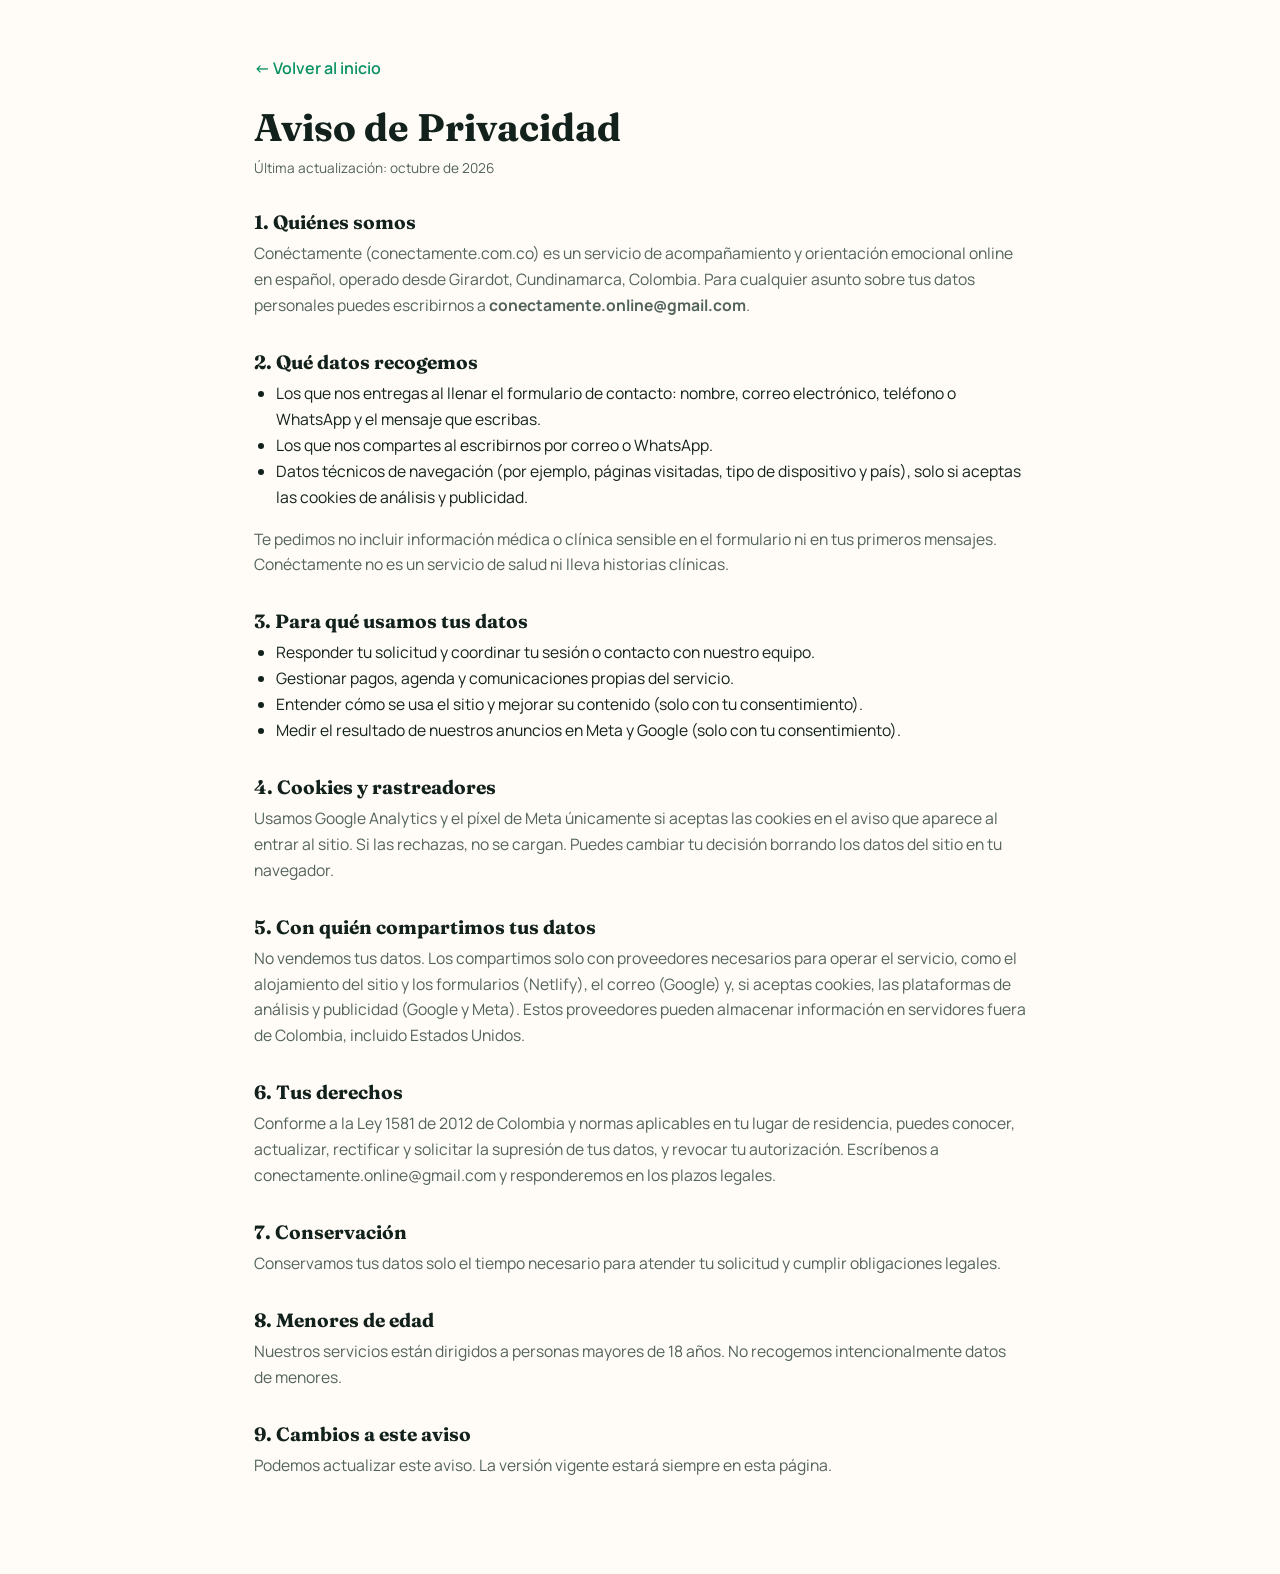
<file: privacidad.html>
<!DOCTYPE html>
<html lang="es">
<head>
<meta charset="UTF-8">
<meta name="viewport" content="width=device-width, initial-scale=1.0">
<title>Aviso de Privacidad — Conéctamente</title>
<meta name="description" content="Aviso de Privacidad y política de tratamiento de datos personales de Conéctamente.">
<link rel="icon" type="image/png" href="assets/favicon.png">
<link rel="preconnect" href="https://fonts.googleapis.com">
<link href="https://fonts.googleapis.com/css2?family=Fraunces:wght@500;600&family=Manrope:wght@400;500;600;700&display=swap" rel="stylesheet">
<link rel="stylesheet" href="css/styles.css">
</head>
<body>
<main class="legal-page">
  <a class="legal-back" href="index.html">← Volver al inicio</a>
  <h1>Aviso de Privacidad</h1>
  <p class="legal-updated">Última actualización: octubre de 2026</p>

  <h2>1. Quiénes somos</h2>
  <p>Conéctamente (conectamente.com.co) es un servicio de acompañamiento y orientación emocional online en español, operado desde Girardot, Cundinamarca, Colombia. Para cualquier asunto sobre tus datos personales puedes escribirnos a <strong>conectamente.online@gmail.com</strong>.</p>

  <h2>2. Qué datos recogemos</h2>
  <ul>
    <li>Los que nos entregas al llenar el formulario de contacto: nombre, correo electrónico, teléfono o WhatsApp y el mensaje que escribas.</li>
    <li>Los que nos compartes al escribirnos por correo o WhatsApp.</li>
    <li>Datos técnicos de navegación (por ejemplo, páginas visitadas, tipo de dispositivo y país), solo si aceptas las cookies de análisis y publicidad.</li>
  </ul>
  <p>Te pedimos no incluir información médica o clínica sensible en el formulario ni en tus primeros mensajes. Conéctamente no es un servicio de salud ni lleva historias clínicas.</p>

  <h2>3. Para qué usamos tus datos</h2>
  <ul>
    <li>Responder tu solicitud y coordinar tu sesión o contacto con nuestro equipo.</li>
    <li>Gestionar pagos, agenda y comunicaciones propias del servicio.</li>
    <li>Entender cómo se usa el sitio y mejorar su contenido (solo con tu consentimiento).</li>
    <li>Medir el resultado de nuestros anuncios en Meta y Google (solo con tu consentimiento).</li>
  </ul>

  <h2>4. Cookies y rastreadores</h2>
  <p>Usamos Google Analytics y el píxel de Meta únicamente si aceptas las cookies en el aviso que aparece al entrar al sitio. Si las rechazas, no se cargan. Puedes cambiar tu decisión borrando los datos del sitio en tu navegador.</p>

  <h2>5. Con quién compartimos tus datos</h2>
  <p>No vendemos tus datos. Los compartimos solo con proveedores necesarios para operar el servicio, como el alojamiento del sitio y los formularios (Netlify), el correo (Google) y, si aceptas cookies, las plataformas de análisis y publicidad (Google y Meta). Estos proveedores pueden almacenar información en servidores fuera de Colombia, incluido Estados Unidos.</p>

  <h2>6. Tus derechos</h2>
  <p>Conforme a la Ley 1581 de 2012 de Colombia y normas aplicables en tu lugar de residencia, puedes conocer, actualizar, rectificar y solicitar la supresión de tus datos, y revocar tu autorización. Escríbenos a conectamente.online@gmail.com y responderemos en los plazos legales.</p>

  <h2>7. Conservación</h2>
  <p>Conservamos tus datos solo el tiempo necesario para atender tu solicitud y cumplir obligaciones legales.</p>

  <h2>8. Menores de edad</h2>
  <p>Nuestros servicios están dirigidos a personas mayores de 18 años. No recogemos intencionalmente datos de menores.</p>

  <h2>9. Cambios a este aviso</h2>
  <p>Podemos actualizar este aviso. La versión vigente estará siempre en esta página.</p>
</main>
</body>
</html>
</file>
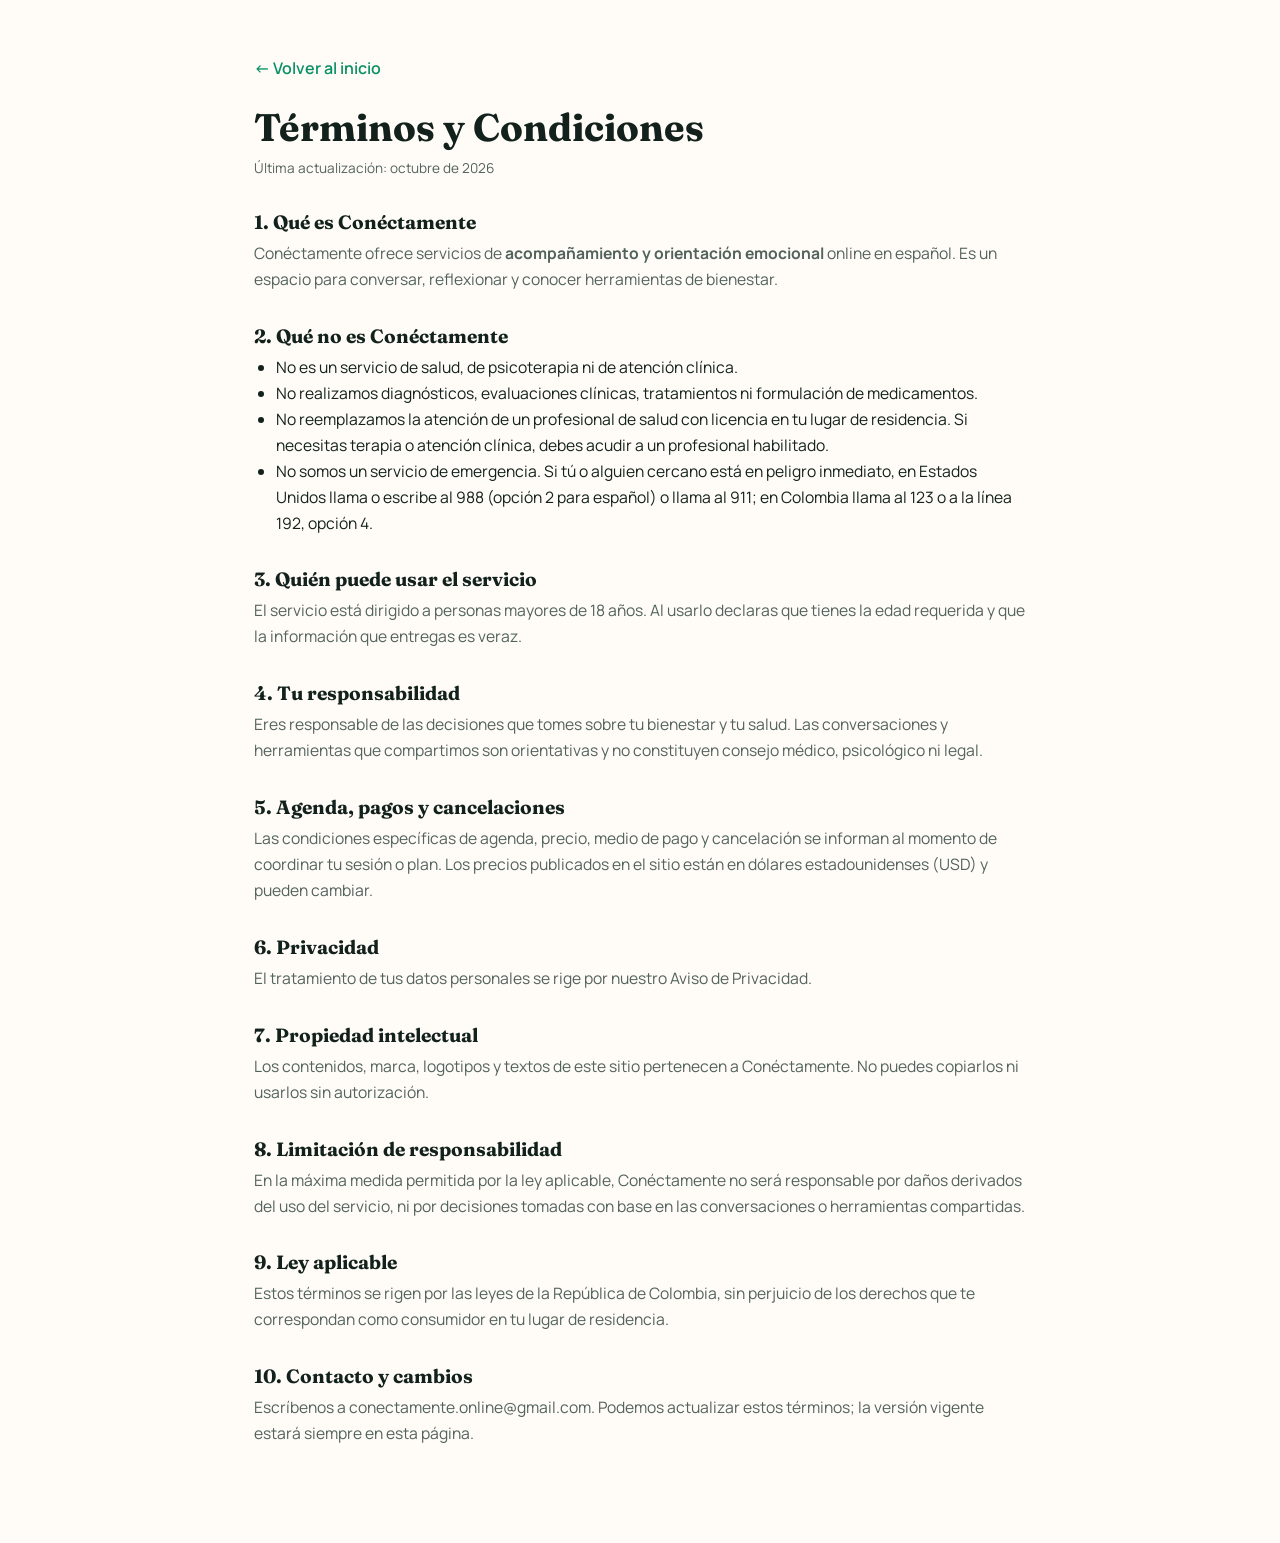
<file: terminos.html>
<!DOCTYPE html>
<html lang="es">
<head>
<meta charset="UTF-8">
<meta name="viewport" content="width=device-width, initial-scale=1.0">
<title>Términos y Condiciones — Conéctamente</title>
<meta name="description" content="Términos y condiciones de uso de los servicios de acompañamiento emocional de Conéctamente.">
<link rel="icon" type="image/png" href="assets/favicon.png">
<link rel="preconnect" href="https://fonts.googleapis.com">
<link href="https://fonts.googleapis.com/css2?family=Fraunces:wght@500;600&family=Manrope:wght@400;500;600;700&display=swap" rel="stylesheet">
<link rel="stylesheet" href="css/styles.css">
</head>
<body>
<main class="legal-page">
  <a class="legal-back" href="index.html">← Volver al inicio</a>
  <h1>Términos y Condiciones</h1>
  <p class="legal-updated">Última actualización: octubre de 2026</p>

  <h2>1. Qué es Conéctamente</h2>
  <p>Conéctamente ofrece servicios de <strong>acompañamiento y orientación emocional</strong> online en español. Es un espacio para conversar, reflexionar y conocer herramientas de bienestar.</p>

  <h2>2. Qué no es Conéctamente</h2>
  <ul>
    <li>No es un servicio de salud, de psicoterapia ni de atención clínica.</li>
    <li>No realizamos diagnósticos, evaluaciones clínicas, tratamientos ni formulación de medicamentos.</li>
    <li>No reemplazamos la atención de un profesional de salud con licencia en tu lugar de residencia. Si necesitas terapia o atención clínica, debes acudir a un profesional habilitado.</li>
    <li>No somos un servicio de emergencia. Si tú o alguien cercano está en peligro inmediato, en Estados Unidos llama o escribe al 988 (opción 2 para español) o llama al 911; en Colombia llama al 123 o a la línea 192, opción 4.</li>
  </ul>

  <h2>3. Quién puede usar el servicio</h2>
  <p>El servicio está dirigido a personas mayores de 18 años. Al usarlo declaras que tienes la edad requerida y que la información que entregas es veraz.</p>

  <h2>4. Tu responsabilidad</h2>
  <p>Eres responsable de las decisiones que tomes sobre tu bienestar y tu salud. Las conversaciones y herramientas que compartimos son orientativas y no constituyen consejo médico, psicológico ni legal.</p>

  <h2>5. Agenda, pagos y cancelaciones</h2>
  <p>Las condiciones específicas de agenda, precio, medio de pago y cancelación se informan al momento de coordinar tu sesión o plan. Los precios publicados en el sitio están en dólares estadounidenses (USD) y pueden cambiar.</p>

  <h2>6. Privacidad</h2>
  <p>El tratamiento de tus datos personales se rige por nuestro <a href="privacidad.html">Aviso de Privacidad</a>.</p>

  <h2>7. Propiedad intelectual</h2>
  <p>Los contenidos, marca, logotipos y textos de este sitio pertenecen a Conéctamente. No puedes copiarlos ni usarlos sin autorización.</p>

  <h2>8. Limitación de responsabilidad</h2>
  <p>En la máxima medida permitida por la ley aplicable, Conéctamente no será responsable por daños derivados del uso del servicio, ni por decisiones tomadas con base en las conversaciones o herramientas compartidas.</p>

  <h2>9. Ley aplicable</h2>
  <p>Estos términos se rigen por las leyes de la República de Colombia, sin perjuicio de los derechos que te correspondan como consumidor en tu lugar de residencia.</p>

  <h2>10. Contacto y cambios</h2>
  <p>Escríbenos a conectamente.online@gmail.com. Podemos actualizar estos términos; la versión vigente estará siempre en esta página.</p>
</main>
</body>
</html>
</file>
<file: css/styles.css>
:root {
  --color-primary: #089164;
  --color-primary-dark: #06503A;
  --color-primary-darker: #063A2A;
  --color-primary-light: #D8F0E6;
  --color-accent: #FF5722;
  --color-accent-dark: #D6431A;
  --color-accent-light: #FFE0D2;
  --color-yellow: #FFB627;
  --color-ink: #12211C;
  --color-body: #52625D;
  --color-bg: #FFFBF6;
  --color-bg-alt: #FDF3EA;
  --color-border: #ECE1D6;
  --radius-lg: 22px;
  --radius-md: 14px;
  --font-display: 'Fraunces', Georgia, serif;
  --font-body: 'Manrope', system-ui, sans-serif;
  --max-width: 1160px;
  --shadow-soft: 0 10px 30px rgba(26, 35, 32, .08);
  --shadow-lift: 0 20px 45px rgba(255, 87, 34, .25);
}

* { box-sizing: border-box; }
html { scroll-behavior: smooth; }
body {
  margin: 0;
  font-family: var(--font-body);
  color: var(--color-ink);
  background: var(--color-bg);
  line-height: 1.55;
}
h1, h2, h3 { font-family: var(--font-display); color: var(--color-ink); line-height: 1.15; margin: 0 0 .5em; }
p { color: var(--color-body); margin: 0 0 1em; }
a { color: inherit; text-decoration: none; }
ul { padding: 0; margin: 0; list-style: none; }
img { max-width: 100%; display: block; }

.container {
  max-width: var(--max-width);
  margin: 0 auto;
  padding: 0 24px;
}

/* Buttons */
.btn {
  display: inline-flex;
  align-items: center;
  justify-content: center;
  padding: 12px 22px;
  border-radius: 999px;
  font-weight: 600;
  font-size: .95rem;
  cursor: pointer;
  border: 2px solid transparent;
  transition: transform .15s ease, background .15s ease, color .15s ease;
  white-space: nowrap;
}
.btn:hover { transform: translateY(-1px); }
.btn-primary { background: var(--color-accent); color: #fff; box-shadow: var(--shadow-lift); }
.btn-primary:hover { background: var(--color-accent-dark); }
.btn-outline { background: transparent; border-color: var(--color-primary); color: var(--color-primary); }
.btn-outline:hover { background: var(--color-primary-light); }
.btn-outline-light { background: transparent; border-color: rgba(255,255,255,.6); color: #fff; }
.btn-outline-light:hover { background: rgba(255,255,255,.12); }
.btn-ghost { background: transparent; border-color: transparent; color: var(--color-body); }
.btn-lg { padding: 14px 28px; font-size: 1rem; }

/* Cookie banner */
.cookie-banner {
  position: fixed;
  bottom: 16px;
  left: 16px;
  right: 16px;
  max-width: 620px;
  margin: 0 auto;
  background: #fff;
  border: 1px solid var(--color-border);
  border-radius: var(--radius-md);
  padding: 16px 20px;
  box-shadow: 0 12px 30px rgba(30,42,40,.12);
  z-index: 200;
  display: flex;
  flex-wrap: wrap;
  gap: 12px;
  align-items: center;
  justify-content: space-between;
}
.cookie-banner p { margin: 0; font-size: .85rem; flex: 1 1 260px; }
.cookie-banner a { color: var(--color-primary); font-weight: 600; }
.cookie-actions { display: flex; gap: 8px; }
.cookie-banner.hidden { display: none; }

/* Header */
.site-header {
  position: sticky;
  top: 0;
  z-index: 100;
  background: rgba(251,250,247,.9);
  backdrop-filter: blur(8px);
  border-bottom: 1px solid var(--color-border);
}
.header-inner {
  display: flex;
  align-items: center;
  justify-content: space-between;
  padding: 14px 24px;
  gap: 24px;
}
.logo {
  display: flex;
  align-items: center;
  gap: 10px;
  font-family: var(--font-display);
  font-weight: 600;
  font-size: 1.25rem;
  color: var(--color-ink);
}
.logo-img { height: 62px; width: auto; display: block; }
.logo-icon-img { height: 34px; width: auto; display: block; }
.nav-drawer { display: contents; }
.main-nav {
  display: flex;
  gap: 28px;
  font-weight: 500;
  font-size: .95rem;
}
.main-nav a:hover { color: var(--color-primary); }
.header-actions { display: flex; gap: 10px; align-items: center; }
.nav-toggle {
  display: none;
  flex-direction: column;
  gap: 5px;
  background: none;
  border: none;
  cursor: pointer;
  padding: 6px;
}
.nav-toggle span { width: 22px; height: 2px; background: var(--color-ink); border-radius: 2px; }

/* Hero */
.hero {
  position: relative;
  padding: 96px 0 72px;
  overflow: hidden;
  min-height: 620px;
  display: flex;
  align-items: center;
  background: var(--color-primary-darker);
  color: #fff;
}
.hero-carousel { position: absolute; inset: 0; z-index: 0; }
.hero-bg-image {
  position: absolute;
  inset: 0;
  width: 100%;
  height: 100%;
  object-fit: cover;
  object-position: 65% 30%;
  z-index: 0;
  opacity: 0;
  transition: opacity 1.2s ease;
}
.hero-bg-image.is-active { opacity: 1; z-index: 1; }
.hero-overlay {
  position: absolute;
  inset: 0;
  z-index: 1;
  background: linear-gradient(90deg, var(--color-primary-darker) 0%, rgba(6,58,42,.92) 32%, rgba(6,58,42,.55) 58%, rgba(6,58,42,.12) 85%);
}
.hero-inner {
  position: relative;
  z-index: 2;
  display: grid;
  grid-template-columns: 1.2fr .8fr;
  gap: 48px;
  align-items: center;
  width: 100%;
}
.eyebrow {
  text-transform: uppercase;
  letter-spacing: .08em;
  font-size: .78rem;
  font-weight: 700;
  color: var(--color-yellow);
  margin-bottom: 14px;
}
.hero h1 {
  font-size: clamp(2.1rem, 4vw, 3.2rem);
  margin-bottom: 20px;
  color: #fff;
}
.hero h1 span { color: var(--color-accent); }
.hero-lead { font-size: 1.05rem; max-width: 46ch; color: rgba(255,255,255,.82); }
.hero-points { margin: 20px 0 28px; display: flex; flex-direction: column; gap: 10px; }
.hero-points li {
  position: relative;
  padding-left: 26px;
  color: rgba(255,255,255,.92);
  font-size: .95rem;
}
.hero-points li::before {
  content: "✓";
  position: absolute;
  left: 0;
  color: var(--color-accent);
  font-weight: 700;
}
.hero-cta { display: flex; gap: 14px; flex-wrap: wrap; }
.hero-microcopy { margin-top: 14px; font-size: .82rem; color: rgba(255,255,255,.7); font-weight: 600; }

.hero-visual { position: relative; min-height: 220px; }
.hero-card {
  position: absolute;
  background: #fff;
  color: var(--color-ink) !important;
  border-radius: var(--radius-md);
  box-shadow: 0 14px 34px rgba(30,42,40,.14);
  padding: 14px 18px;
  font-size: .85rem;
  font-weight: 600;
  display: flex;
  align-items: center;
  gap: 8px;
  z-index: 2;
}
.hero-card * { color: var(--color-ink) !important; }
.hero-card-1 { top: 10%; left: -2%; }
.hero-card-2 { bottom: 8%; right: -4%; max-width: 200px; }
.hero-card .dot { width: 8px; height: 8px; border-radius: 50%; background: var(--color-primary); }

/* Trust strip */
.trust-strip {
  background: var(--color-bg-alt);
  padding: 18px 0;
  text-align: center;
}
.trust-strip p {
  margin: 0;
  font-size: .82rem;
  letter-spacing: .04em;
  text-transform: uppercase;
  color: var(--color-body);
  font-weight: 600;
}

/* Sections */
.section { padding: 76px 0; }
.section-alt { background: var(--color-bg-alt); }
.section-title { font-size: clamp(1.6rem, 3vw, 2.2rem); }
.section-lead { max-width: 56ch; font-size: 1.02rem; margin-bottom: 40px; }

.grid { display: grid; gap: 24px; }
.grid-3 { grid-template-columns: repeat(3, 1fr); }
.grid-4 { grid-template-columns: repeat(4, 1fr); }

.card {
  background: #fff;
  border: 1px solid var(--color-border);
  border-radius: var(--radius-lg);
  padding: 28px;
}
.card-icon { font-size: 1.8rem; margin-bottom: 12px; }
.card h3 { font-size: 1.1rem; margin-bottom: 8px; }
.card p { margin: 0; font-size: .92rem; }

.center-cta { text-align: center; margin-top: 40px; }

.area-card {
  background: #fff;
  border: 1px solid var(--color-border);
  border-radius: var(--radius-lg);
  padding: 26px;
  display: flex;
  flex-direction: column;
  gap: 6px;
  transition: transform .2s ease, box-shadow .2s ease;
}
.area-card:hover { transform: translateY(-4px); box-shadow: var(--shadow-soft); }
.area-icon {
  width: 56px;
  height: 56px;
  border-radius: 16px;
  object-fit: cover;
  margin-bottom: 10px;
  background: var(--color-bg-alt);
}
.area-card h3 { font-size: 1.05rem; margin-bottom: 4px; }
.area-card p { font-size: .9rem; flex: 1; }
.link-arrow { color: var(--color-accent-dark); font-weight: 700; font-size: .9rem; margin-top: 8px; }

/* Stats */
.stats {
  background: linear-gradient(120deg, var(--color-primary-dark), var(--color-primary));
  color: #fff;
  padding: 52px 0 20px;
  text-align: center;
}
.stats .stat strong {
  display: block;
  font-family: var(--font-display);
  font-size: 2rem;
  margin-bottom: 6px;
}
.stats .stat span { font-size: .85rem; opacity: .85; }
.stats-note {
  text-align: center;
  font-size: .72rem;
  opacity: .65;
  margin: 24px 0 0;
  color: #fff;
}

/* Testimonials */
.testimonial {
  background: #fff;
  border: 1px solid var(--color-border);
  border-radius: var(--radius-lg);
  padding: 28px;
  margin: 0;
  display: flex;
  flex-direction: column;
  gap: 14px;
}
.testimonial p { font-style: italic; color: var(--color-ink); font-size: .96rem; margin: 0; }
.testimonial-who { display: flex; align-items: center; gap: 12px; }
.avatar-img { width: 46px; height: 46px; border-radius: 50%; object-fit: cover; flex-shrink: 0; }
.avatar-initials {
  width: 46px;
  height: 46px;
  border-radius: 50%;
  flex-shrink: 0;
  display: flex;
  align-items: center;
  justify-content: center;
  font-family: var(--font-display);
  font-weight: 600;
  color: #fff;
  background: linear-gradient(135deg, var(--color-accent), var(--color-primary));
}
.testimonial footer { font-size: .82rem; color: var(--color-body); font-weight: 600; }

/* Steps */
.steps { display: flex; flex-direction: column; gap: 28px; max-width: 640px; }
.steps li { display: flex; gap: 20px; align-items: flex-start; }
.step-num {
  flex-shrink: 0;
  width: 40px;
  height: 40px;
  border-radius: 50%;
  background: var(--color-primary);
  color: #fff;
  display: flex;
  align-items: center;
  justify-content: center;
  font-weight: 700;
  font-family: var(--font-display);
}
.steps h3 { font-size: 1.05rem; margin-bottom: 4px; }
.steps p { margin: 0; font-size: .92rem; }

/* Contact */
.contact-inner {
  display: grid;
  grid-template-columns: 1fr 1fr;
  gap: 48px;
  align-items: start;
}
.checklist { display: flex; gap: 16px; flex-wrap: wrap; margin-top: 16px; }
.checklist li {
  font-size: .85rem;
  font-weight: 600;
  color: var(--color-primary-dark);
  background: var(--color-primary-light);
  padding: 6px 14px;
  border-radius: 999px;
}
.contact-form {
  background: #fff;
  border: 1px solid var(--color-border);
  border-radius: var(--radius-lg);
  padding: 32px;
  display: flex;
  flex-direction: column;
  gap: 16px;
}
.visually-hidden {
  position: absolute;
  width: 1px;
  height: 1px;
  padding: 0;
  margin: -1px;
  overflow: hidden;
  clip: rect(0, 0, 0, 0);
  white-space: nowrap;
  border: 0;
}
.contact-form label {
  display: flex;
  flex-direction: column;
  gap: 6px;
  font-size: .85rem;
  font-weight: 600;
  color: var(--color-ink);
}
.contact-form input,
.contact-form textarea {
  font-family: var(--font-body);
  font-size: .95rem;
  padding: 11px 14px;
  border-radius: var(--radius-md);
  border: 1px solid var(--color-border);
  background: var(--color-bg);
  resize: vertical;
}
.contact-form input:focus,
.contact-form textarea:focus {
  outline: 2px solid var(--color-primary);
  outline-offset: 1px;
}
.form-note { font-size: .85rem; color: var(--color-primary-dark); font-weight: 600; min-height: 1.2em; }

/* Table */
.table-wrap { overflow-x: auto; border-radius: var(--radius-lg); border: 1px solid var(--color-border); }
.compare-table { width: 100%; border-collapse: collapse; background: #fff; font-size: .9rem; }
.compare-table th, .compare-table td { padding: 16px 18px; text-align: left; border-bottom: 1px solid var(--color-border); }
.compare-table th { background: var(--color-bg-alt); font-family: var(--font-display); font-weight: 600; }
.compare-table td.yes { color: var(--color-primary-dark); font-weight: 700; }
.compare-table tr:last-child td { border-bottom: none; }

/* About */
.about-inner { display: grid; grid-template-columns: 1.1fr .9fr; gap: 48px; align-items: center; }
.about-frame {
  aspect-ratio: 4/3;
  border-radius: var(--radius-lg);
  background: linear-gradient(135deg, var(--color-primary-light), var(--color-bg-alt));
  border: 1px solid var(--color-border);
  overflow: hidden;
}
.about-frame img { width: 100%; height: 100%; object-fit: cover; }

/* App showcase */
.app-showcase { display: grid; grid-template-columns: .8fr 1.2fr; gap: 48px; align-items: center; }
.app-showcase-visual {
  display: flex;
  justify-content: center;
}
.app-showcase-visual img {
  max-width: 280px;
  filter: drop-shadow(0 25px 40px rgba(26,35,32,.18));
}
.app-feature-list { display: flex; flex-direction: column; gap: 14px; margin: 24px 0; }
.app-feature-list li {
  position: relative;
  padding-left: 30px;
  font-size: .95rem;
  color: var(--color-body);
}
.app-feature-list li::before {
  content: "✓";
  position: absolute;
  left: 0;
  top: 0;
  width: 20px;
  height: 20px;
  border-radius: 50%;
  background: var(--color-primary);
  color: #fff;
  font-size: .7rem;
  display: flex;
  align-items: center;
  justify-content: center;
}

/* Pricing */
.pricing-grid { display: grid; grid-template-columns: repeat(4, 1fr); gap: 22px; max-width: 1160px; margin: 0 auto; align-items: stretch; }
.pricing-card {
  background: #fff;
  border: 1px solid var(--color-border);
  border-radius: var(--radius-lg);
  padding: 32px 24px;
  text-align: center;
  position: relative;
  display: flex;
  flex-direction: column;
}
.pricing-card.featured {
  border-color: var(--color-accent);
  box-shadow: var(--shadow-lift);
  transform: translateY(-8px);
}
.pricing-badge {
  position: absolute;
  top: -14px;
  left: 50%;
  transform: translateX(-50%);
  background: var(--color-accent);
  color: #fff;
  font-size: .75rem;
  font-weight: 700;
  padding: 6px 16px;
  border-radius: 999px;
}
.pricing-card h3 { font-size: 1.05rem; margin-bottom: 6px; }
.pricing-card .price { font-family: var(--font-display); font-size: 1.9rem; color: var(--color-primary-dark); margin-bottom: 4px; }
.pricing-card .price span { font-size: .85rem; color: var(--color-body); font-family: var(--font-body); }
.pricing-card .price-note { font-size: .78rem; color: var(--color-body); margin-bottom: 6px; }
.pricing-card .price-payout {
  font-size: .76rem;
  color: var(--color-primary-dark);
  background: var(--color-primary-light);
  border-radius: 999px;
  padding: 4px 10px;
  display: inline-block;
  margin-bottom: 18px;
}
.pricing-features { display: flex; flex-direction: column; gap: 10px; margin: 0 0 24px; text-align: left; flex: 1; }
.pricing-features li {
  position: relative;
  padding-left: 24px;
  font-size: .85rem;
  color: var(--color-body);
}
.pricing-features li::before {
  content: "✓";
  position: absolute;
  left: 0;
  color: var(--color-primary);
  font-weight: 700;
}

/* FAQ */
.accordion { max-width: 760px; display: flex; flex-direction: column; gap: 12px; }
.accordion-item { background: #fff; border: 1px solid var(--color-border); border-radius: var(--radius-md); overflow: hidden; }
.accordion-trigger {
  width: 100%;
  text-align: left;
  background: none;
  border: none;
  padding: 18px 20px;
  font-family: var(--font-body);
  font-weight: 600;
  font-size: .98rem;
  cursor: pointer;
  color: var(--color-ink);
  position: relative;
}
.accordion-trigger::after {
  content: "+";
  position: absolute;
  right: 20px;
  top: 50%;
  transform: translateY(-50%);
  font-size: 1.2rem;
  color: var(--color-primary);
}
.accordion-item.open .accordion-trigger::after { content: "−"; }
.accordion-panel {
  max-height: 0;
  overflow: hidden;
  transition: max-height .25s ease;
  padding: 0 20px;
}
.accordion-panel p { padding-bottom: 18px; margin: 0; font-size: .92rem; }
.accordion-item.open .accordion-panel { max-height: 480px; }

/* Legal */
.legal-note { font-size: .78rem; line-height: 1.45; color: var(--color-body); margin: 4px 0 0; }
.legal-note a { color: var(--color-primary); text-decoration: underline; }
.footer-disclaimer {
  padding: 22px 24px 4px;
  border-bottom: 1px solid rgba(255,255,255,.1);
}
.footer-disclaimer p { font-size: .8rem; line-height: 1.55; color: #cfd8d5; margin: 0 0 18px; max-width: none; }
.legal-page { max-width: 820px; margin: 0 auto; padding: 56px 24px 80px; }
.legal-page h1 { font-size: clamp(1.8rem, 4vw, 2.4rem); margin-bottom: 8px; }
.legal-page h2 { font-size: 1.2rem; margin: 32px 0 8px; }
.legal-page p, .legal-page li { font-size: .98rem; line-height: 1.65; }
.legal-page ul { list-style: disc; padding-left: 22px; margin: 0 0 1em; }
.legal-page .legal-updated { font-size: .85rem; color: var(--color-body); }
.legal-back { display: inline-block; margin-bottom: 24px; color: var(--color-primary); font-weight: 600; }

/* Final CTA */
.final-cta {
  background: var(--color-primary-dark);
  color: #fff;
  text-align: center;
  padding: 72px 0;
}
.final-cta h2 { color: #fff; font-size: clamp(1.6rem, 3vw, 2.2rem); margin-bottom: 24px; }
.final-cta .hero-cta { justify-content: center; }
.final-cta-lead { color: rgba(255,255,255,.85); max-width: 56ch; margin: 0 auto 28px; }
.final-cta-note { color: rgba(255,255,255,.7); font-weight: 600; margin: 24px 0 0; font-size: .92rem; }
.contact-copy .checklist { margin-top: 16px; }

/* Footer */
.site-footer { background: var(--color-ink); color: #cfd8d5; padding: 56px 0 0; }
.footer-grid { display: grid; grid-template-columns: 1.4fr 1fr 1fr 1fr; gap: 32px; padding-bottom: 40px; border-bottom: 1px solid rgba(255,255,255,.1); }
.logo-light { color: #fff; }
.site-footer h4 { color: #fff; font-family: var(--font-body); font-size: .85rem; text-transform: uppercase; letter-spacing: .06em; margin-bottom: 14px; }
.site-footer ul { display: flex; flex-direction: column; gap: 10px; font-size: .88rem; }
.site-footer a:hover { color: #fff; }
.site-footer p { font-size: .88rem; margin-top: 12px; }
.contact-list li { color: #cfd8d5; }
.footer-bottom {
  display: flex;
  justify-content: space-between;
  flex-wrap: wrap;
  gap: 12px;
  padding: 18px 24px 22px;
  font-size: .8rem;
}
.footer-links { display: flex; gap: 18px; }

/* Method timeline */
.method-track { position: relative; max-width: 760px; margin: 0 auto; }
.method-track::before {
  content: "";
  position: absolute;
  left: 19px;
  top: 8px;
  bottom: 8px;
  width: 2px;
  background: var(--color-border);
}
.method-track .steps { gap: 32px; max-width: none; position: relative; }
.method-track .step-num { background: linear-gradient(135deg, var(--color-accent), var(--color-accent-dark)); }

/* WhatsApp floating button */
.whatsapp-float {
  position: fixed;
  right: 20px;
  bottom: 20px;
  width: 58px;
  height: 58px;
  border-radius: 50%;
  background: #25D366;
  color: #fff;
  display: flex;
  align-items: center;
  justify-content: center;
  box-shadow: 0 10px 28px rgba(18,33,28,.28);
  z-index: 300;
  transition: transform .15s ease;
}
.whatsapp-float:hover { transform: scale(1.06); }

/* Split media sections (image + copy) */
.split-inner {
  display: grid;
  grid-template-columns: .9fr 1.1fr;
  gap: 48px;
  align-items: center;
}
.split-inner.reverse { grid-template-columns: 1.1fr .9fr; }
.split-inner.reverse .split-visual { order: 2; }
.split-visual img {
  width: 100%;
  border-radius: var(--radius-lg);
  border: 1px solid var(--color-border);
  box-shadow: var(--shadow-soft);
  object-fit: cover;
  aspect-ratio: 4/3;
}
.check-list { display: flex; flex-direction: column; gap: 8px; margin: 14px 0 20px; }
.check-list li {
  position: relative;
  padding-left: 26px;
  font-size: .95rem;
  color: var(--color-body);
}
.check-list li::before {
  content: "✓";
  position: absolute;
  left: 0;
  color: var(--color-primary);
  font-weight: 700;
}
.emphasis {
  font-weight: 600;
  color: var(--color-ink);
  border-left: 3px solid var(--color-accent);
  padding-left: 16px;
  margin: 20px 0;
}

/* Badges */
.badge-row { display: flex; gap: 12px; flex-wrap: wrap; }
.pill-badge {
  background: var(--color-primary-light);
  color: var(--color-primary-dark);
  font-weight: 700;
  font-size: .85rem;
  padding: 8px 18px;
  border-radius: 999px;
}

/* Scroll reveal */
.reveal {
  opacity: 0;
  transform: translateY(24px);
  transition: opacity .6s ease, transform .6s ease;
}
.reveal.in-view {
  opacity: 1;
  transform: translateY(0);
}

/* Responsive */
@media (max-width: 1080px) {
  .nav-drawer { display: none; }
  .nav-toggle { display: flex; }
  .site-header.nav-open .nav-drawer {
    display: flex;
    flex-direction: column;
    position: absolute;
    top: 100%;
    left: 0;
    right: 0;
    background: #fff;
    padding: 20px 24px;
    border-bottom: 1px solid var(--color-border);
    gap: 16px;
  }
  .site-header.nav-open .main-nav {
    display: flex;
    flex-direction: column;
    gap: 16px;
  }
  .site-header.nav-open .header-actions {
    display: flex;
    flex-direction: column;
    gap: 10px;
  }
}
@media (max-width: 960px) {
  .hero-inner, .contact-inner, .about-inner, .app-showcase, .split-inner, .split-inner.reverse { grid-template-columns: 1fr; }
  .split-inner .split-visual, .split-inner.reverse .split-visual { order: -1; }
  .app-showcase-visual { order: -1; }
  .pricing-grid { grid-template-columns: repeat(2, 1fr); max-width: 620px; }
  .pricing-card.featured { transform: none; }
  .grid-4 { grid-template-columns: repeat(2, 1fr); }
  .grid-3 { grid-template-columns: repeat(2, 1fr); }
  .footer-grid { grid-template-columns: 1fr 1fr; }
  .hero-visual { min-height: 120px; }
  .hero { min-height: 560px; padding-top: 120px; }
  .hero-overlay { background: linear-gradient(180deg, var(--color-primary-darker) 0%, rgba(6,58,42,.92) 45%, rgba(6,58,42,.6) 75%, rgba(6,58,42,.25) 100%); }
  .hero-bg-image { object-position: 65% 30%; }
}
@media (max-width: 720px) {
  .pricing-grid { grid-template-columns: 1fr; max-width: 380px; }
  .grid-3, .grid-4 { grid-template-columns: 1fr; }
  .footer-grid { grid-template-columns: 1fr; }
  .hero { padding-top: 40px; }
  .whatsapp-float { right: 14px; bottom: 14px; width: 54px; height: 54px; }
}
</file>
